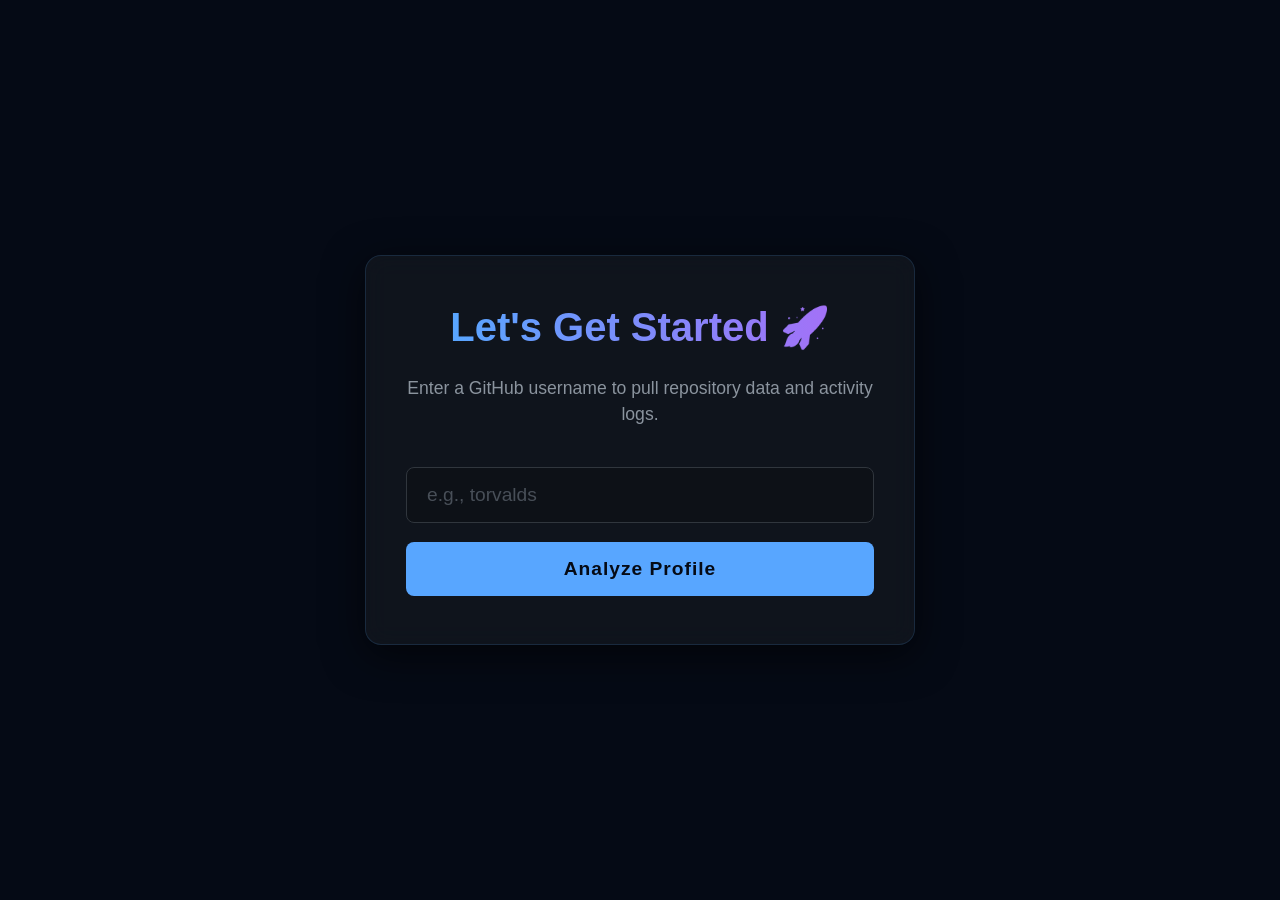
<file: templates/Index.html>
<!DOCTYPE html>
<html lang="en">
<head>
    <meta charset="UTF-8">
    <meta name="viewport" content="width=device-width, initial-scale=1.0">
    <title>Search - GitHub Profile Analyzer</title>
    
    <style>
        /* Base Reset & Typography */
        * {
            margin: 0;
            padding: 0;
            box-sizing: border-box;
        }

        body {
            /* Combines a dark overlay with the background image for readability */
            background-color: #050a15;
            background-image: 
                linear-gradient(rgba(5, 10, 21, 0.8), rgba(5, 10, 21, 0.8)), 
                url('https://images.unsplash.com/photo-1506318137071-a8e063b4bec0?q=80&w=3000&auto=format&fit=crop');
            background-size: cover;
            background-position: center;
            background-attachment: fixed;
            color: #ffffff;
            font-family: -apple-system, BlinkMacSystemFont, "Segoe UI", Roboto, Helvetica, Arial, sans-serif;
            height: 100vh;
            overflow: hidden; 
            display: flex;
            justify-content: center;
            align-items: center;
            text-align: center;
        }

        /* Search Interface Container */
        .search-container {
            position: relative;
            z-index: 1;
            max-width: 550px;
            width: 100%;
            padding: 3rem 2.5rem;
            background: rgba(22, 27, 34, 0.6); /* Slightly transparent dark card */
            border: 1px solid rgba(88, 166, 255, 0.15);
            border-radius: 16px;
            box-shadow: 0 10px 40px rgba(0, 0, 0, 0.6);
            backdrop-filter: blur(12px);
            display: flex;
            flex-direction: column;
            align-items: center;
            gap: 1rem;
        }

        h2 {
            font-size: 2.5rem;
            margin-bottom: 0.5rem;
            background: linear-gradient(to right, #58a6ff, #a371f7);
            -webkit-background-clip: text;
            -webkit-text-fill-color: transparent;
            display: inline-block;
        }

        p {
            color: #8b949e;
            font-size: 1.1rem;
            margin-bottom: 1.5rem;
            line-height: 1.5;
        }

        /* Form Layout */
        .search-form {
            display: flex;
            flex-direction: column;
            width: 100%;
            gap: 1.2rem;
        }

        /* Input Field */
        .github-input {
            width: 100%;
            padding: 16px 20px;
            font-size: 1.2rem;
            background: #0d1117;
            border: 1px solid #30363d;
            color: #c9d1d9;
            border-radius: 8px;
            transition: all 0.3s ease;
            outline: none;
            box-sizing: border-box;
        }

        .github-input::placeholder {
            color: #484f58;
        }

        /* Glowing effect on focus */
        .github-input:focus {
            border-color: #58a6ff;
            box-shadow: 0 0 0 3px rgba(88, 166, 255, 0.2);
        }

        /* Submit Button */
        .btn-submit {
            padding: 16px;
            font-size: 1.2rem;
            font-weight: 600;
            letter-spacing: 1px;
            color: #050a15;
            background: #58a6ff;
            border: none;
            border-radius: 8px;
            cursor: pointer;
            transition: all 0.3s ease;
        }

        .btn-submit:hover {
            background: #79c0ff;
            transform: translateY(-2px);
            box-shadow: 0 5px 20px rgba(88, 166, 255, 0.4);
        }

        .btn-submit:active {
            transform: translateY(1px);
        }
    </style>
</head>
<body>

    <main class="search-container">
        <h2>Let's Get Started 🚀</h2>
        <p>Enter a GitHub username to pull repository data and activity logs.</p>
        
        <form class="search-form" action="{{ url_for('result') }}" method="GET" name = "username">
            <input 
                type="text" 
                name="username" 
                class="github-input" 
                placeholder="e.g., torvalds" 
                required 
                autocomplete="off"
            >
            <button type="submit" class="btn-submit">Analyze Profile</button>
        </form>

        
        
    </main>

</body>
</html>
</file>
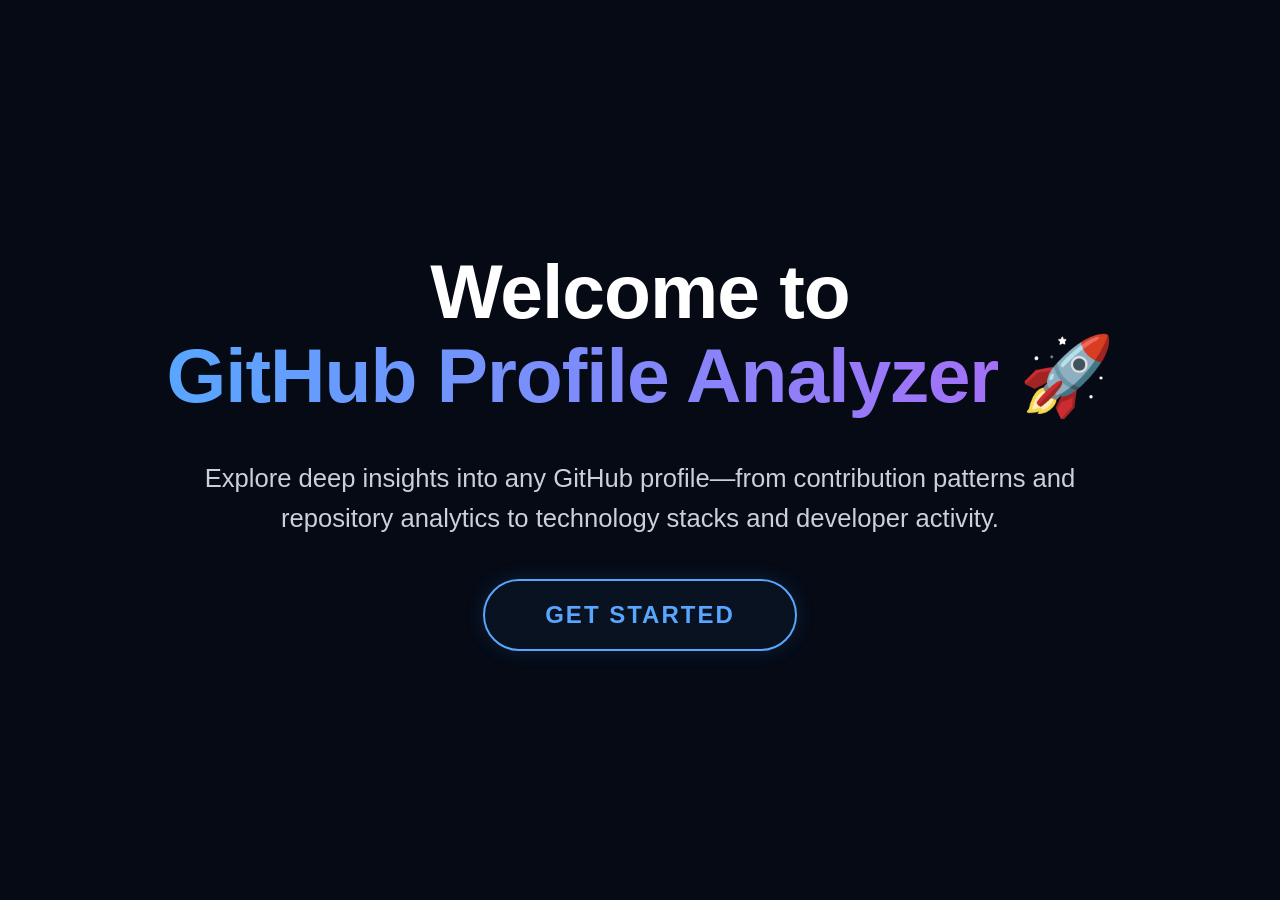
<file: templates/base.html>
<!DOCTYPE html>
<html lang="en">
<head>
    <meta charset="UTF-8">
    <meta name="viewport" content="width=device-width, initial-scale=1.0">
    <title>GitHub Profile Analyzer</title>
    <style>
        /* Base Reset & Typography */
        * {
            margin: 0;
            padding: 0;
            box-sizing: border-box;
        }

        body {
            /* Combines a dark overlay with the background image for readability */
            background-color: #050a15;
            background-image: 
                linear-gradient(rgba(5, 10, 21, 0.8), rgba(5, 10, 21, 0.8)), 
                url('https://images.unsplash.com/photo-1506318137071-a8e063b4bec0?q=80&w=3000&auto=format&fit=crop');
            background-size: cover;
            background-position: center;
            background-attachment: fixed;
            color: #ffffff;
            font-family: -apple-system, BlinkMacSystemFont, "Segoe UI", Roboto, Helvetica, Arial, sans-serif;
            height: 100vh;
            overflow: hidden; /* Prevents scrollbars */
            display: flex;
            justify-content: center;
            align-items: center;
            text-align: center;
        }

        /* Content Layer */
        .content {
            position: relative;
            z-index: 1;
            max-width: 1200px;
            padding: 0 2rem;
            display: flex;
            flex-direction: column;
            align-items: center;
            gap: 2.5rem;
        }

        /* Massive Cinematic Heading */
        h1 {
            font-size: clamp(3rem, 6vw, 6rem); /* Scales with screen size */
            font-weight: 800;
            line-height: 1.1;
            letter-spacing: -1px;
        }

        /* Gradient text effect for the highlight */
        .highlight {
            background: linear-gradient(to right, #58a6ff, #a371f7);
            -webkit-background-clip: text;
            -webkit-text-fill-color: transparent;
            display: inline-block;
        }

        /* Large, readable paragraph */
        p {
            font-size: clamp(1.2rem, 2vw, 1.8rem);
            color: #c9d1d9;
            line-height: 1.6;
            max-width: 900px;
            font-weight: 300;
        }

        /* Sleek, glowing pill button */
        .btn-start {
            display: inline-block;
            text-decoration: none;
            color: #58a6ff;
            background: rgba(88, 166, 255, 0.05);
            border: 2px solid #58a6ff;
            padding: 20px 60px;
            font-size: 1.5rem;
            font-weight: 600;
            letter-spacing: 2px;
            border-radius: 50px;
            transition: all 0.3s ease;
            box-shadow: 0 0 20px rgba(88, 166, 255, 0.15);
            backdrop-filter: blur(5px);
        }

        .btn-start:hover {
            background: #58a6ff;
            color: #050a15;
            box-shadow: 0 0 40px rgba(88, 166, 255, 0.6);
            transform: translateY(-2px);
            cursor: pointer;
        }

        .btn-start:active {
            transform: translateY(2px);
        }
    </style>
</head>
<body>

    <main class="content">
        <h1>Welcome to <br><span class="highlight">GitHub Profile Analyzer</span> 🚀</h1>
        <p>Explore deep insights into any GitHub profile—from contribution patterns and repository analytics to technology stacks and developer activity.</p>
        
        <a href="{{ url_for('index') }}" class="btn-start">GET STARTED</a>
    </main>

</body>
</html>
</file>
